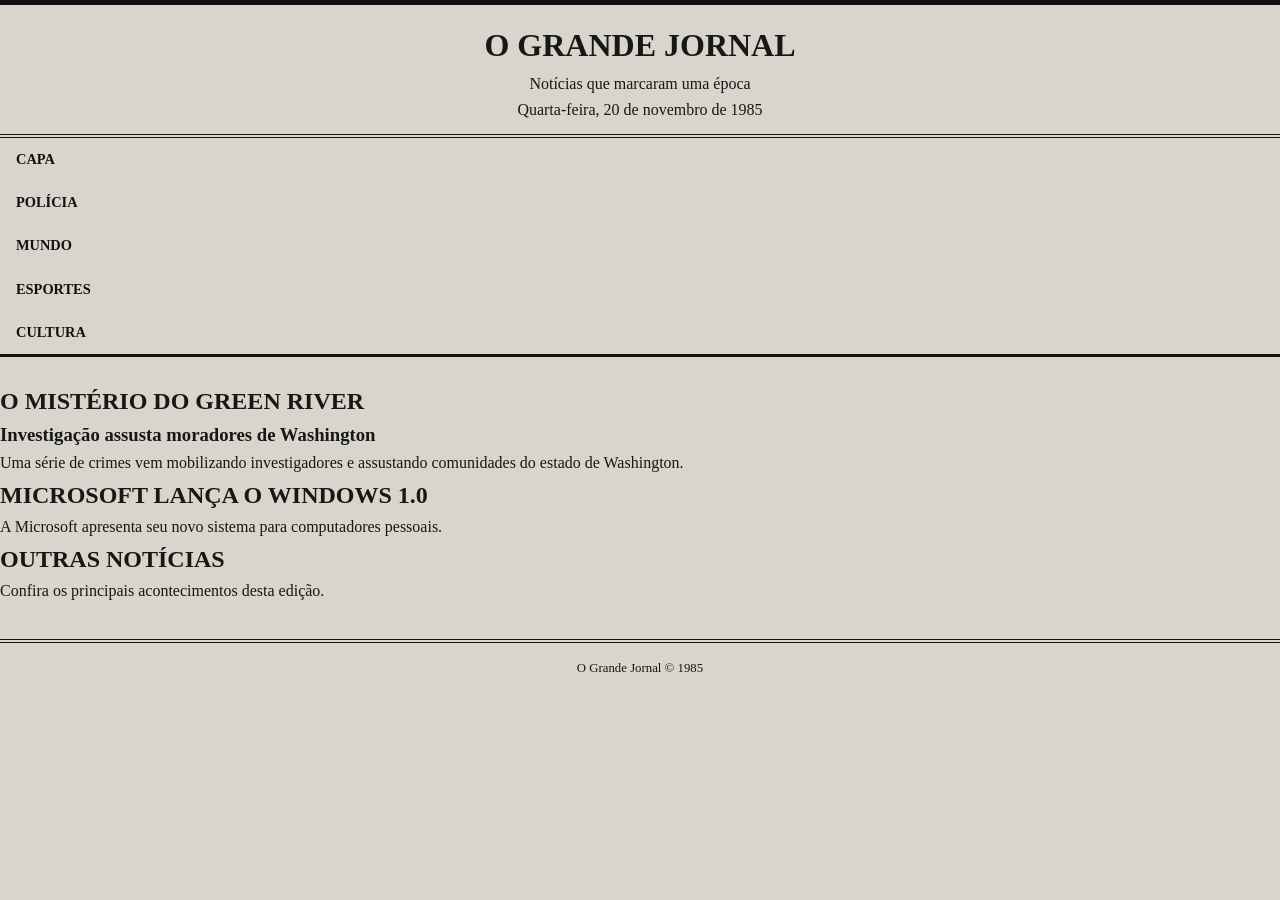
<file: index.html>
<!DOCTYPE html>
<html lang="pt-BR">

<head>
    <meta charset="UTF-8">
    <meta name="viewport" content="width=device-width, initial-scale=1.0">

    <title>O Grande Jornal</title>

    <link rel="stylesheet" href="style.css">
</head>

<body>

    <!-- CABEÇALHO DO JORNAL -->
    <header>

        <h1>O GRANDE JORNAL</h1>

        <p>Notícias que marcaram uma época</p>

        <p>Quarta-feira, 20 de novembro de 1985</p>

    </header>


    <!-- MENU -->
    <nav>

        <a href="index.html">Capa</a>
        <a href="policia.html">Polícia</a>
        <a href="mundo.html">Mundo</a>
        <a href="esportes.html">Esportes</a>
        <a href="cultura.html">Cultura</a>

    </nav>


    <!-- CONTEÚDO PRiNCIPAL -->
    <main>

        <!-- MANCHETE PRINCIPAL -->
        <section>

            <h2>O MISTÉRIO DO GREEN RIVER</h2>

            <h3>
                Investigação assusta moradores de Washington
            </h3>

            <p>
                Uma série de crimes vem mobilizando investigadores
                e assustando comunidades do estado de Washington.
            </p>

        </section>


        <!-- NOTÍCIAS SECUNDÁRIAS -->
        <section>

            <article>

                <h2>MICROSOFT LANÇA O WINDOWS 1.0</h2>

                <p>
                    A Microsoft apresenta seu novo sistema para
                    computadores pessoais.
                </p>

            </article>


            <article>

                <h2>OUTRAS NOTÍCIAS</h2>

                <p>
                    Confira os principais acontecimentos desta edição.
                </p>

            </article>

        </section>

    </main>


    <!-- RODAPÉ -->
    <footer>

        <p>
            O Grande Jornal © 1985
        </p>

    </footer>

</body>

</html>
</file>
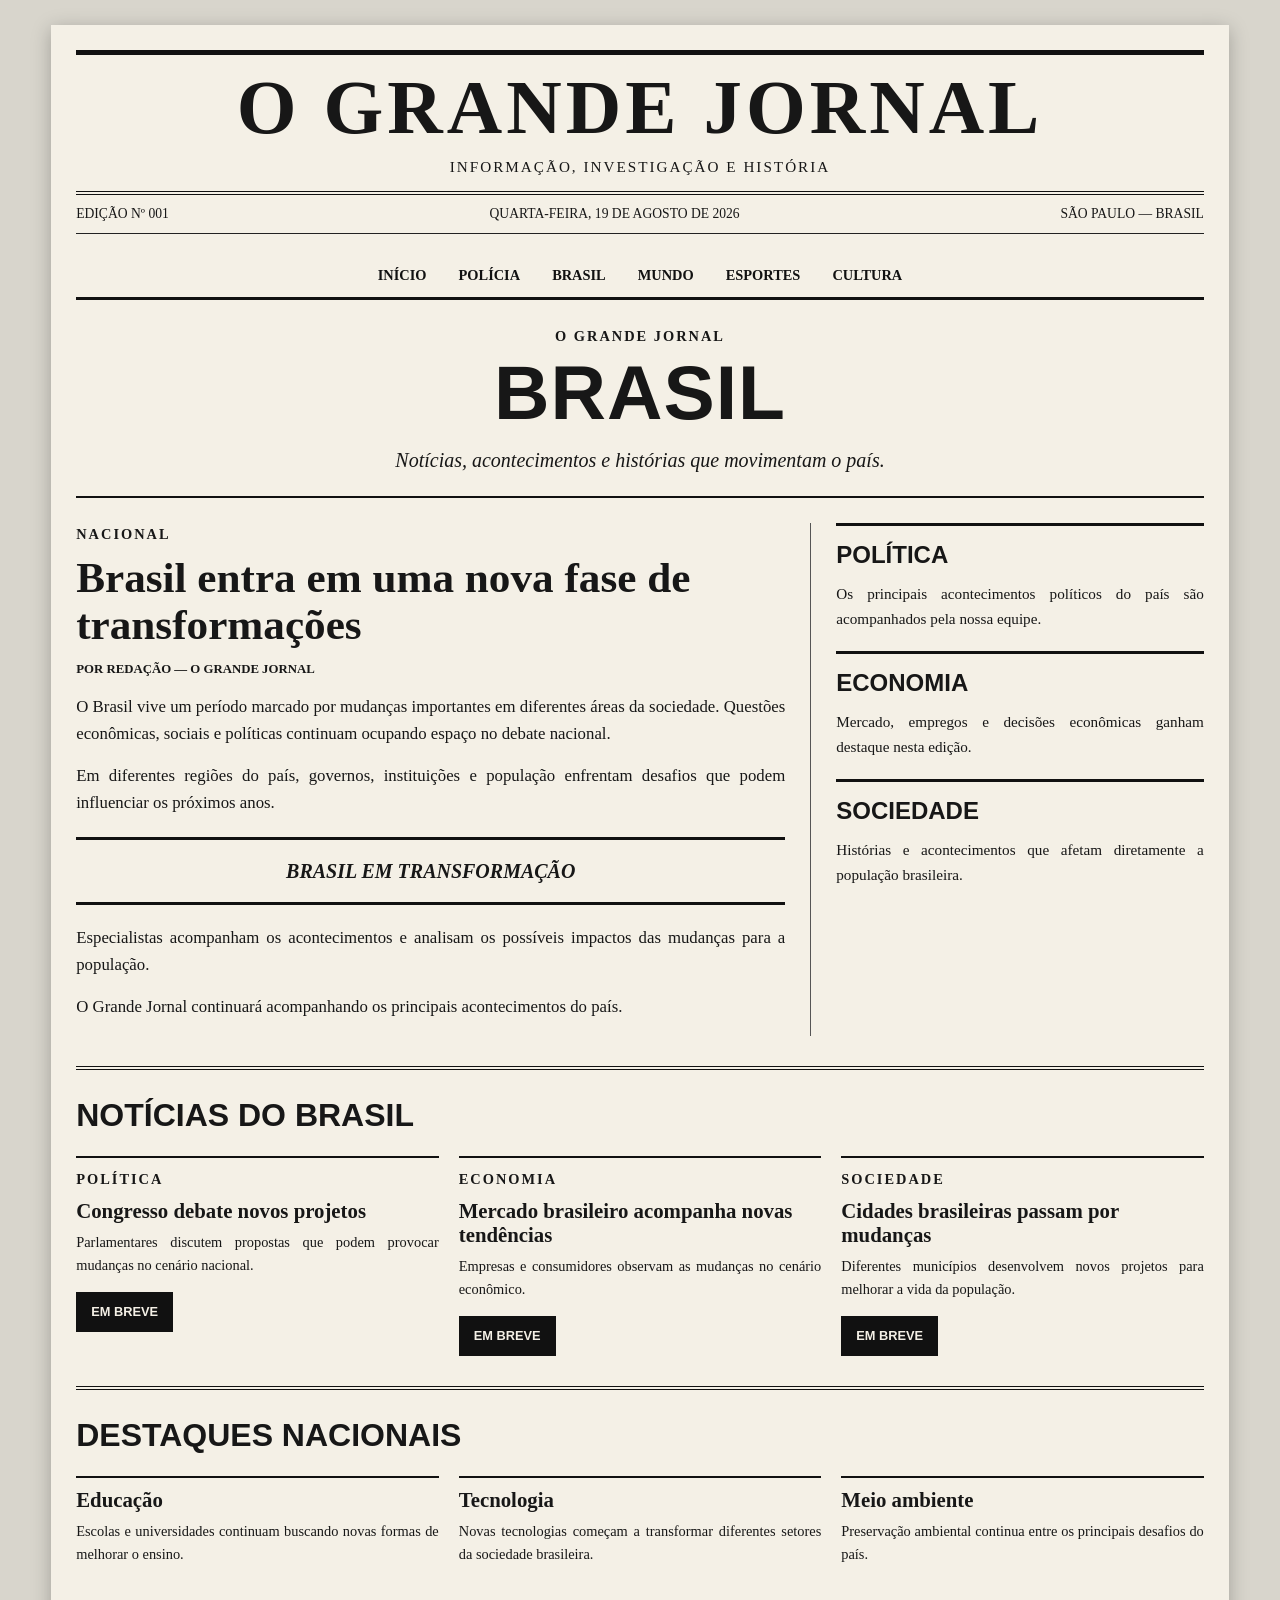
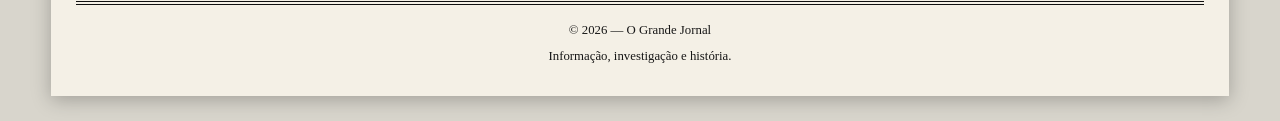
<file: brasil.html>
<!DOCTYPE html>
<html lang="pt-BR">

<head>
    <meta charset="UTF-8">
    <meta name="viewport" content="width=device-width, initial-scale=1.0">

    <title>Brasil — O Grande Jornal</title>

    <link rel="stylesheet" href="style.css">
</head>

<body>

<div class="jornal">

    <!-- CABEÇALHO -->

    <header>

        <div class="nome-jornal">
            O Grande Jornal
        </div>

        <div class="subtitulo">
            Informação, investigação e história
        </div>

    </header>


    <!-- EDIÇÃO -->

    <div class="edicao">

        <span>Edição Nº 001</span>

        <span>Quarta-feira, 19 de agosto de 2026</span>

        <span>São Paulo — Brasil</span>

    </div>


    <!-- MENU -->

    <nav>

        <ul>

            <li>
                <a href="index.html">Início</a>
            </li>

            <li>
                <a href="policia.html">Polícia</a>
            </li>

            <li>
                <a href="brasil.html">Brasil</a>
            </li>

            <li>
                <a href="mundo.html">Mundo</a>
            </li>

            <li>
                <a href="esportes.html">Esportes</a>
            </li>

            <li>
                <a href="cumtura.html">Cultura</a>
            </li>

        </ul>

    </nav>


    <!-- TÍTULO -->

    <section class="manchete">

        <div class="categoria">
            O Grande Jornal
        </div>

        <h1>
            Brasil
        </h1>

        <p class="linha-fina">
            Notícias, acontecimentos e histórias que movimentam
            o país.
        </p>

    </section>


    <!-- CONTEÚDO PRINCIPAL -->

    <main class="noticias">


        <!-- MATÉRIA PRINCIPAL -->

        <article class="materia-principal">

            <div class="categoria">
                Nacional
            </div>

            <h2>
                Brasil entra em uma nova fase de transformações
            </h2>

            <div class="autor">
                Por Redação — O Grande Jornal
            </div>

            <p>
                O Brasil vive um período marcado por mudanças
                importantes em diferentes áreas da sociedade.
                Questões econômicas, sociais e políticas continuam
                ocupando espaço no debate nacional.
            </p>

            <p>
                Em diferentes regiões do país, governos, instituições
                e população enfrentam desafios que podem influenciar
                os próximos anos.
            </p>

            <div class="destaque">
                BRASIL EM TRANSFORMAÇÃO
            </div>

            <p>
                Especialistas acompanham os acontecimentos e analisam
                os possíveis impactos das mudanças para a população.
            </p>

            <p>
                O Grande Jornal continuará acompanhando os principais
                acontecimentos do país.
            </p>

        </article>


        <!-- LATERAL -->

        <aside class="lateral">

            <section class="bloco">

                <h3>
                    Política
                </h3>

                <p>
                    Os principais acontecimentos políticos do país
                    são acompanhados pela nossa equipe.
                </p>

            </section>


            <section class="bloco">

                <h3>
                    Economia
                </h3>

                <p>
                    Mercado, empregos e decisões econômicas
                    ganham destaque nesta edição.
                </p>

            </section>


            <section class="bloco">

                <h3>
                    Sociedade
                </h3>

                <p>
                    Histórias e acontecimentos que afetam
                    diretamente a população brasileira.
                </p>

            </section>

        </aside>

    </main>


    <!-- OUTRAS NOTÍCIAS -->

    <section class="outras-noticias">

        <h2>
            Notícias do Brasil
        </h2>


        <div class="grid-noticias">


            <article class="card">

                <div class="categoria">
                    Política
                </div>

                <h3>
                    Congresso debate novos projetos
                </h3>

                <p>
                    Parlamentares discutem propostas que podem
                    provocar mudanças no cenário nacional.
                </p>

                <a href="#" class="botao">
                    Em breve
                </a>

            </article>


            <article class="card">

                <div class="categoria">
                    Economia
                </div>

                <h3>
                    Mercado brasileiro acompanha novas tendências
                </h3>

                <p>
                    Empresas e consumidores observam as mudanças
                    no cenário econômico.
                </p>

                <a href="#" class="botao">
                    Em breve
                </a>

            </article>


            <article class="card">

                <div class="categoria">
                    Sociedade
                </div>

                <h3>
                    Cidades brasileiras passam por mudanças
                </h3>

                <p>
                    Diferentes municípios desenvolvem novos projetos
                    para melhorar a vida da população.
                </p>

                <a href="#" class="botao">
                    Em breve
                </a>

            </article>

        </div>

    </section>


    <!-- DESTAQUES -->

    <section class="outras-noticias">

        <h2>
            Destaques nacionais
        </h2>


        <div class="grid-noticias">

            <article class="card">

                <h3>
                    Educação
                </h3>

                <p>
                    Escolas e universidades continuam buscando
                    novas formas de melhorar o ensino.
                </p>

            </article>


            <article class="card">

                <h3>
                    Tecnologia
                </h3>

                <p>
                    Novas tecnologias começam a transformar
                    diferentes setores da sociedade brasileira.
                </p>

            </article>


            <article class="card">

                <h3>
                    Meio ambiente
                </h3>

                <p>
                    Preservação ambiental continua entre os
                    principais desafios do país.
                </p>

            </article>

        </div>

    </section>


    <!-- RODAPÉ -->

    <footer>

        <p>
            © 2026 — O Grande Jornal
        </p>

        <p>
            Informação, investigação e história.
        </p>

    </footer>

</div>

</body>
</html>
</file>
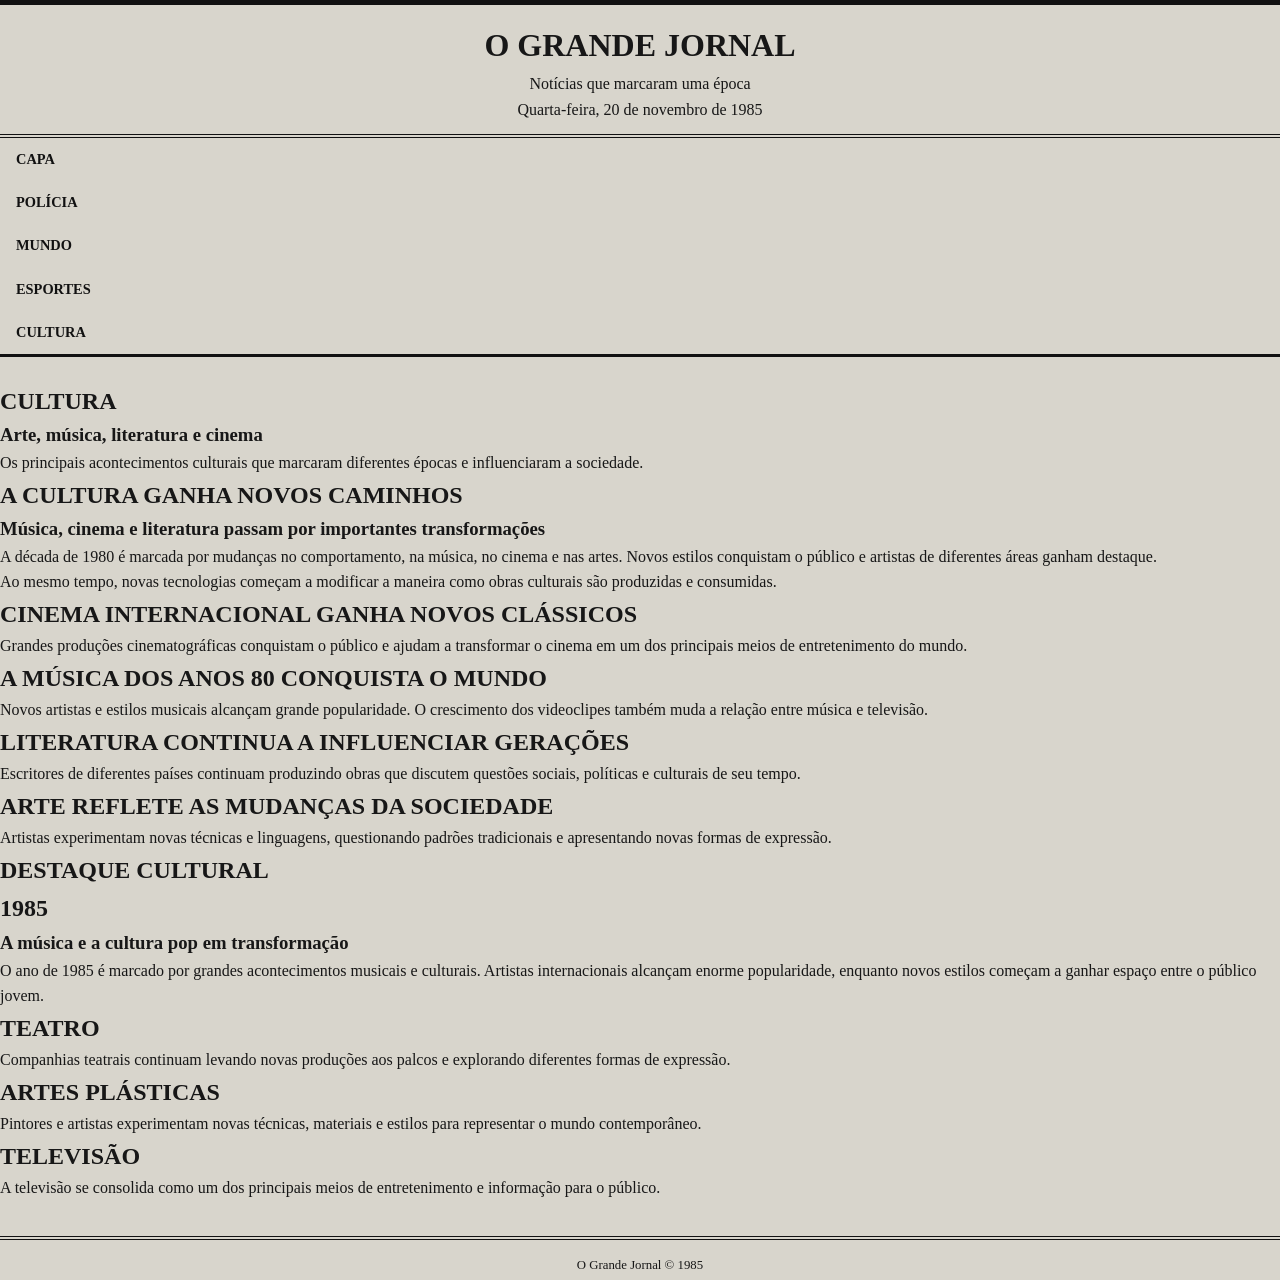
<file: cultura.html>
<!DOCTYPE html>
<html lang="pt-BR">

<head>
    <meta charset="UTF-8">
    <meta name="viewport" content="width=device-width, initial-scale=1.0">

    <title>O Grande Jornal - Cultura</title>

    <link rel="stylesheet" href="style.css">
</head>

<body>

    <!-- CABEÇALHO DO JORNAL -->
    <header>

        <h1>O GRANDE JORNAL</h1>

        <p>Notícias que marcaram uma época</p>

        <p>Quarta-feira, 20 de novembro de 1985</p>

    </header>


    <!-- MENU -->
    <nav>

        <a href="index.html">Capa</a>

        <a href="policia.html">Polícia</a>

        <a href="mundo.html">Mundo</a>

        <a href="esportes.html">Esportes</a>

        <a href="cultura.html">Cultura</a>

    </nav>


    <!-- CONTEÚDO PRINCIPAL -->
    <main>

        <!-- TÍTULO DA SEÇÃO -->
        <section>

            <h2>CULTURA</h2>

            <h3>
                Arte, música, literatura e cinema
            </h3>

            <p>
                Os principais acontecimentos culturais que marcaram
                diferentes épocas e influenciaram a sociedade.
            </p>

        </section>


        <!-- MANCHETE PRINCIPAL -->
        <section>

            <article>

                <h2>
                    A CULTURA GANHA NOVOS CAMINHOS
                </h2>

                <h3>
                    Música, cinema e literatura passam por importantes transformações
                </h3>

                <p>
                    A década de 1980 é marcada por mudanças no comportamento,
                    na música, no cinema e nas artes. Novos estilos conquistam
                    o público e artistas de diferentes áreas ganham destaque.
                </p>

                <p>
                    Ao mesmo tempo, novas tecnologias começam a modificar
                    a maneira como obras culturais são produzidas e
                    consumidas.
                </p>

            </article>

        </section>


        <!-- NOTÍCIAS CULTURAIS -->
        <section>

            <article>

                <h2>
                    CINEMA INTERNACIONAL GANHA NOVOS CLÁSSICOS
                </h2>

                <p>
                    Grandes produções cinematográficas conquistam o público
                    e ajudam a transformar o cinema em um dos principais
                    meios de entretenimento do mundo.
                </p>

            </article>


            <article>

                <h2>
                    A MÚSICA DOS ANOS 80 CONQUISTA O MUNDO
                </h2>

                <p>
                    Novos artistas e estilos musicais alcançam grande
                    popularidade. O crescimento dos videoclipes também
                    muda a relação entre música e televisão.
                </p>

            </article>


            <article>

                <h2>
                    LITERATURA CONTINUA A INFLUENCIAR GERAÇÕES
                </h2>

                <p>
                    Escritores de diferentes países continuam produzindo
                    obras que discutem questões sociais, políticas e
                    culturais de seu tempo.
                </p>

            </article>


            <article>

                <h2>
                    ARTE REFLETE AS MUDANÇAS DA SOCIEDADE
                </h2>

                <p>
                    Artistas experimentam novas técnicas e linguagens,
                    questionando padrões tradicionais e apresentando
                    novas formas de expressão.
                </p>

            </article>

        </section>


        <!-- DESTAQUE HISTÓRICO -->
        <section>

            <h2>
                DESTAQUE CULTURAL
            </h2>

            <article>

                <h2>
                    1985
                </h2>

                <h3>
                    A música e a cultura pop em transformação
                </h3>

                <p>
                    O ano de 1985 é marcado por grandes acontecimentos
                    musicais e culturais. Artistas internacionais alcançam
                    enorme popularidade, enquanto novos estilos começam
                    a ganhar espaço entre o público jovem.
                </p>

            </article>

        </section>


        <!-- OUTRAS NOTÍCIAS -->
        <section>

            <article>

                <h2>
                    TEATRO
                </h2>

                <p>
                    Companhias teatrais continuam levando novas produções
                    aos palcos e explorando diferentes formas de expressão.
                </p>

            </article>


            <article>

                <h2>
                    ARTES PLÁSTICAS
                </h2>

                <p>
                    Pintores e artistas experimentam novas técnicas,
                    materiais e estilos para representar o mundo
                    contemporâneo.
                </p>

            </article>


            <article>

                <h2>
                    TELEVISÃO
                </h2>

                <p>
                    A televisão se consolida como um dos principais meios
                    de entretenimento e informação para o público.
                </p>

            </article>

        </section>

    </main>


    <!-- RODAPÉ -->
    <footer>

        <p>
            O Grande Jornal © 1985
        </p>

    </footer>

</body>

</html>
</file>
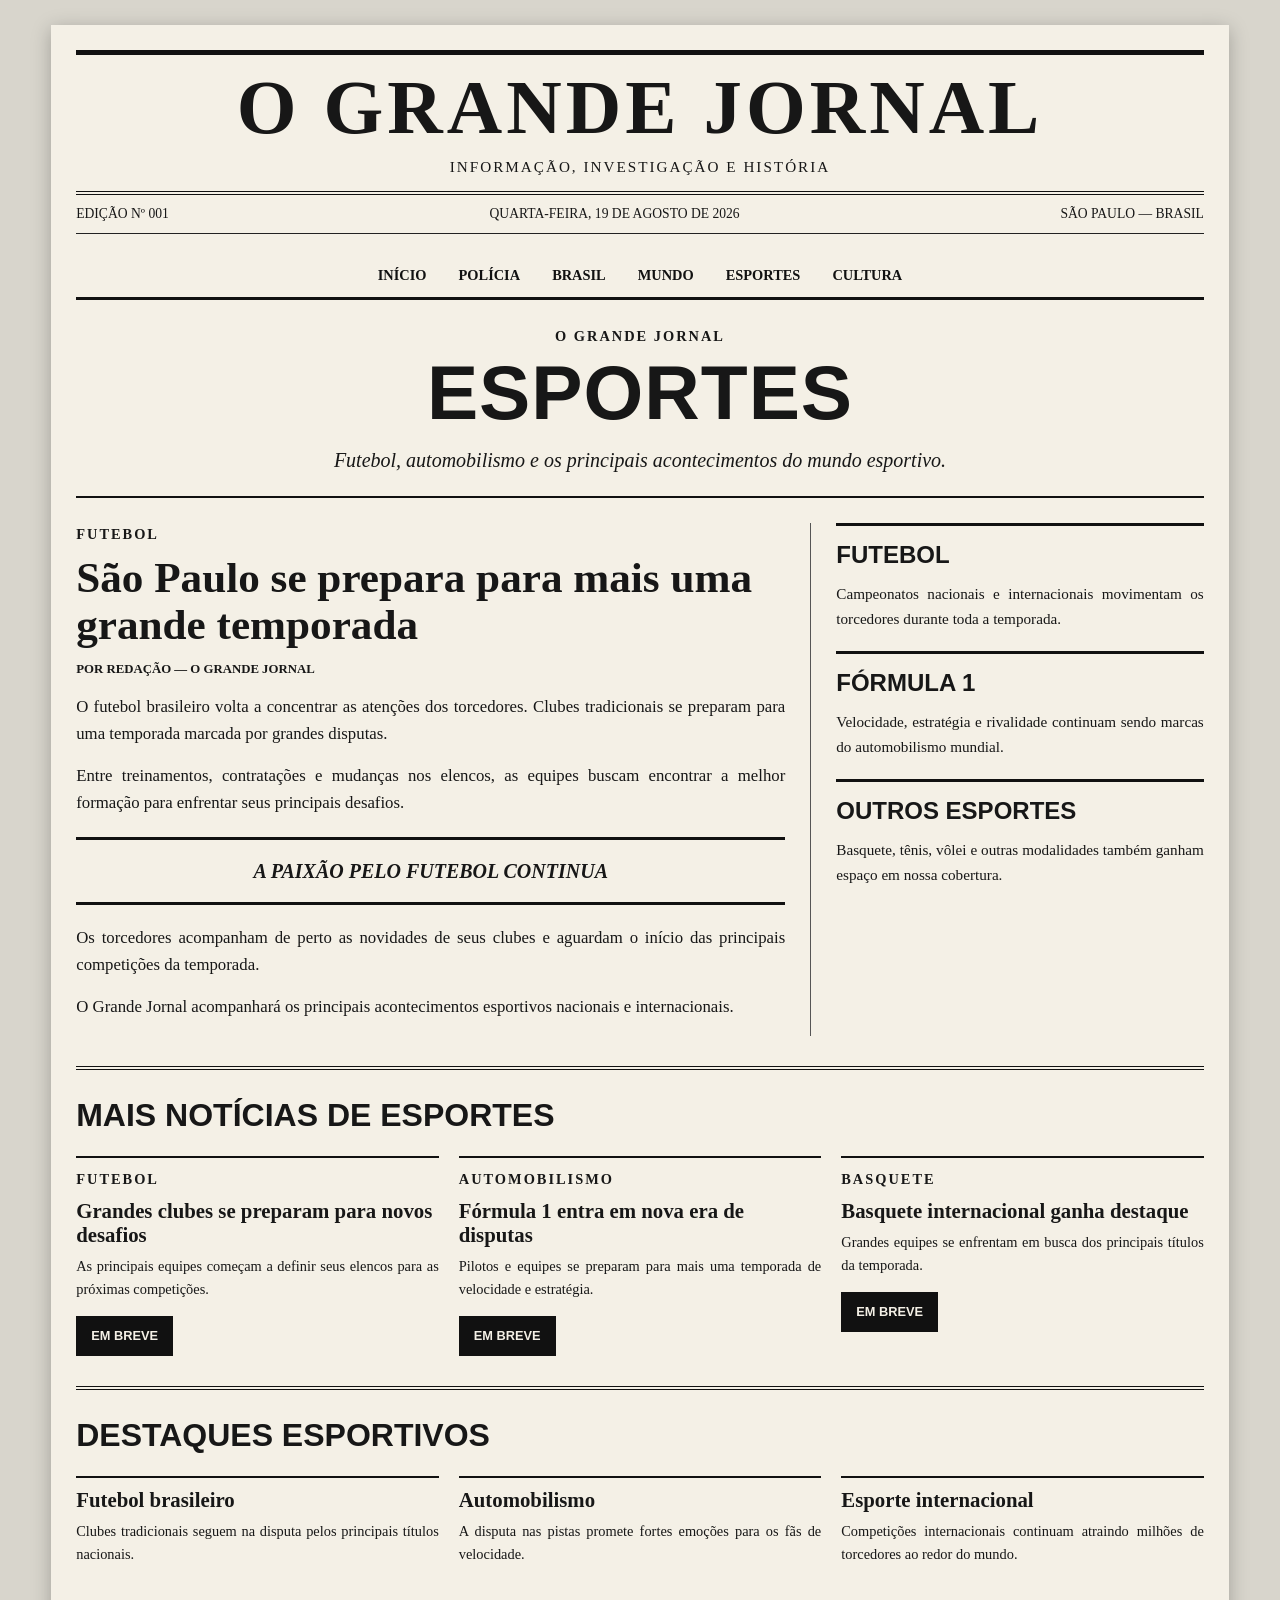
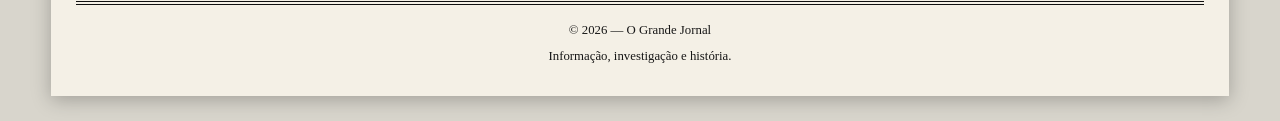
<file: esportes.html>
<!DOCTYPE html>
<html lang="pt-BR">

<head>
    <meta charset="UTF-8">
    <meta name="viewport" content="width=device-width, initial-scale=1.0">

    <title>Esportes — O Grande Jornal</title>

    <link rel="stylesheet" href="style.css">
</head>

<body>

<div class="jornal">

    <!-- CABEÇALHO -->

    <header>

        <div class="nome-jornal">
            O Grande Jornal
        </div>

        <div class="subtitulo">
            Informação, investigação e história
        </div>

    </header>


    <!-- EDIÇÃO -->

    <div class="edicao">

        <span>Edição Nº 001</span>

        <span>Quarta-feira, 19 de agosto de 2026</span>

        <span>São Paulo — Brasil</span>

    </div>


    <!-- MENU -->

    <nav>

        <ul>

            <li>
                <a href="index.html">Início</a>
            </li>

            <li>
                <a href="policia.html">Polícia</a>
            </li>

            <li>
                <a href="brasil.html">Brasil</a>
            </li>

            <li>
                <a href="mundo.html">Mundo</a>
            </li>

            <li>
                <a href="esportes.html">Esportes</a>
            </li>

            <li>
                <a href="cultura.html">Cultura</a>
            </li>

        </ul>

    </nav>


    <!-- TÍTULO -->

    <section class="manchete">

        <div class="categoria">
            O Grande Jornal
        </div>

        <h1>
            Esportes
        </h1>

        <p class="linha-fina">
            Futebol, automobilismo e os principais acontecimentos
            do mundo esportivo.
        </p>

    </section>


    <!-- CONTEÚDO PRINCIPAL -->

    <main class="noticias">


        <!-- MATÉRIA PRINCIPAL -->

        <article class="materia-principal">

            <div class="categoria">
                Futebol
            </div>

            <h2>
                São Paulo se prepara para mais uma grande temporada
            </h2>

            <div class="autor">
                Por Redação — O Grande Jornal
            </div>

            <p>
                O futebol brasileiro volta a concentrar as atenções
                dos torcedores. Clubes tradicionais se preparam para
                uma temporada marcada por grandes disputas.
            </p>

            <p>
                Entre treinamentos, contratações e mudanças nos elencos,
                as equipes buscam encontrar a melhor formação para
                enfrentar seus principais desafios.
            </p>

            <div class="destaque">
                A PAIXÃO PELO FUTEBOL CONTINUA
            </div>

            <p>
                Os torcedores acompanham de perto as novidades de seus
                clubes e aguardam o início das principais competições
                da temporada.
            </p>

            <p>
                O Grande Jornal acompanhará os principais acontecimentos
                esportivos nacionais e internacionais.
            </p>

        </article>


        <!-- LATERAL -->

        <aside class="lateral">

            <section class="bloco">

                <h3>
                    Futebol
                </h3>

                <p>
                    Campeonatos nacionais e internacionais movimentam
                    os torcedores durante toda a temporada.
                </p>

            </section>


            <section class="bloco">

                <h3>
                    Fórmula 1
                </h3>

                <p>
                    Velocidade, estratégia e rivalidade continuam
                    sendo marcas do automobilismo mundial.
                </p>

            </section>


            <section class="bloco">

                <h3>
                    Outros esportes
                </h3>

                <p>
                    Basquete, tênis, vôlei e outras modalidades também
                    ganham espaço em nossa cobertura.
                </p>

            </section>

        </aside>

    </main>


    <!-- OUTRAS NOTÍCIAS -->

    <section class="outras-noticias">

        <h2>
            Mais notícias de Esportes
        </h2>


        <div class="grid-noticias">


            <article class="card">

                <div class="categoria">
                    Futebol
                </div>

                <h3>
                    Grandes clubes se preparam para novos desafios
                </h3>

                <p>
                    As principais equipes começam a definir seus
                    elencos para as próximas competições.
                </p>

                <a href="#" class="botao">
                    Em breve
                </a>

            </article>


            <article class="card">

                <div class="categoria">
                    Automobilismo
                </div>

                <h3>
                    Fórmula 1 entra em nova era de disputas
                </h3>

                <p>
                    Pilotos e equipes se preparam para mais uma
                    temporada de velocidade e estratégia.
                </p>

                <a href="#" class="botao">
                    Em breve
                </a>

            </article>


            <article class="card">

                <div class="categoria">
                    Basquete
                </div>

                <h3>
                    Basquete internacional ganha destaque
                </h3>

                <p>
                    Grandes equipes se enfrentam em busca dos
                    principais títulos da temporada.
                </p>

                <a href="#" class="botao">
                    Em breve
                </a>

            </article>


        </div>

    </section>


    <!-- DESTAQUES -->

    <section class="outras-noticias">

        <h2>
            Destaques esportivos
        </h2>


        <div class="grid-noticias">


            <article class="card">

                <h3>
                    Futebol brasileiro
                </h3>

                <p>
                    Clubes tradicionais seguem na disputa pelos
                    principais títulos nacionais.
                </p>

            </article>


            <article class="card">

                <h3>
                    Automobilismo
                </h3>

                <p>
                    A disputa nas pistas promete fortes emoções
                    para os fãs de velocidade.
                </p>

            </article>


            <article class="card">

                <h3>
                    Esporte internacional
                </h3>

                <p>
                    Competições internacionais continuam atraindo
                    milhões de torcedores ao redor do mundo.
                </p>

            </article>


        </div>

    </section>


    <!-- RODAPÉ -->

    <footer>

        <p>
            © 2026 — O Grande Jornal
        </p>

        <p>
            Informação, investigação e história.
        </p>

    </footer>

</div>

</body>
</html>
</file>
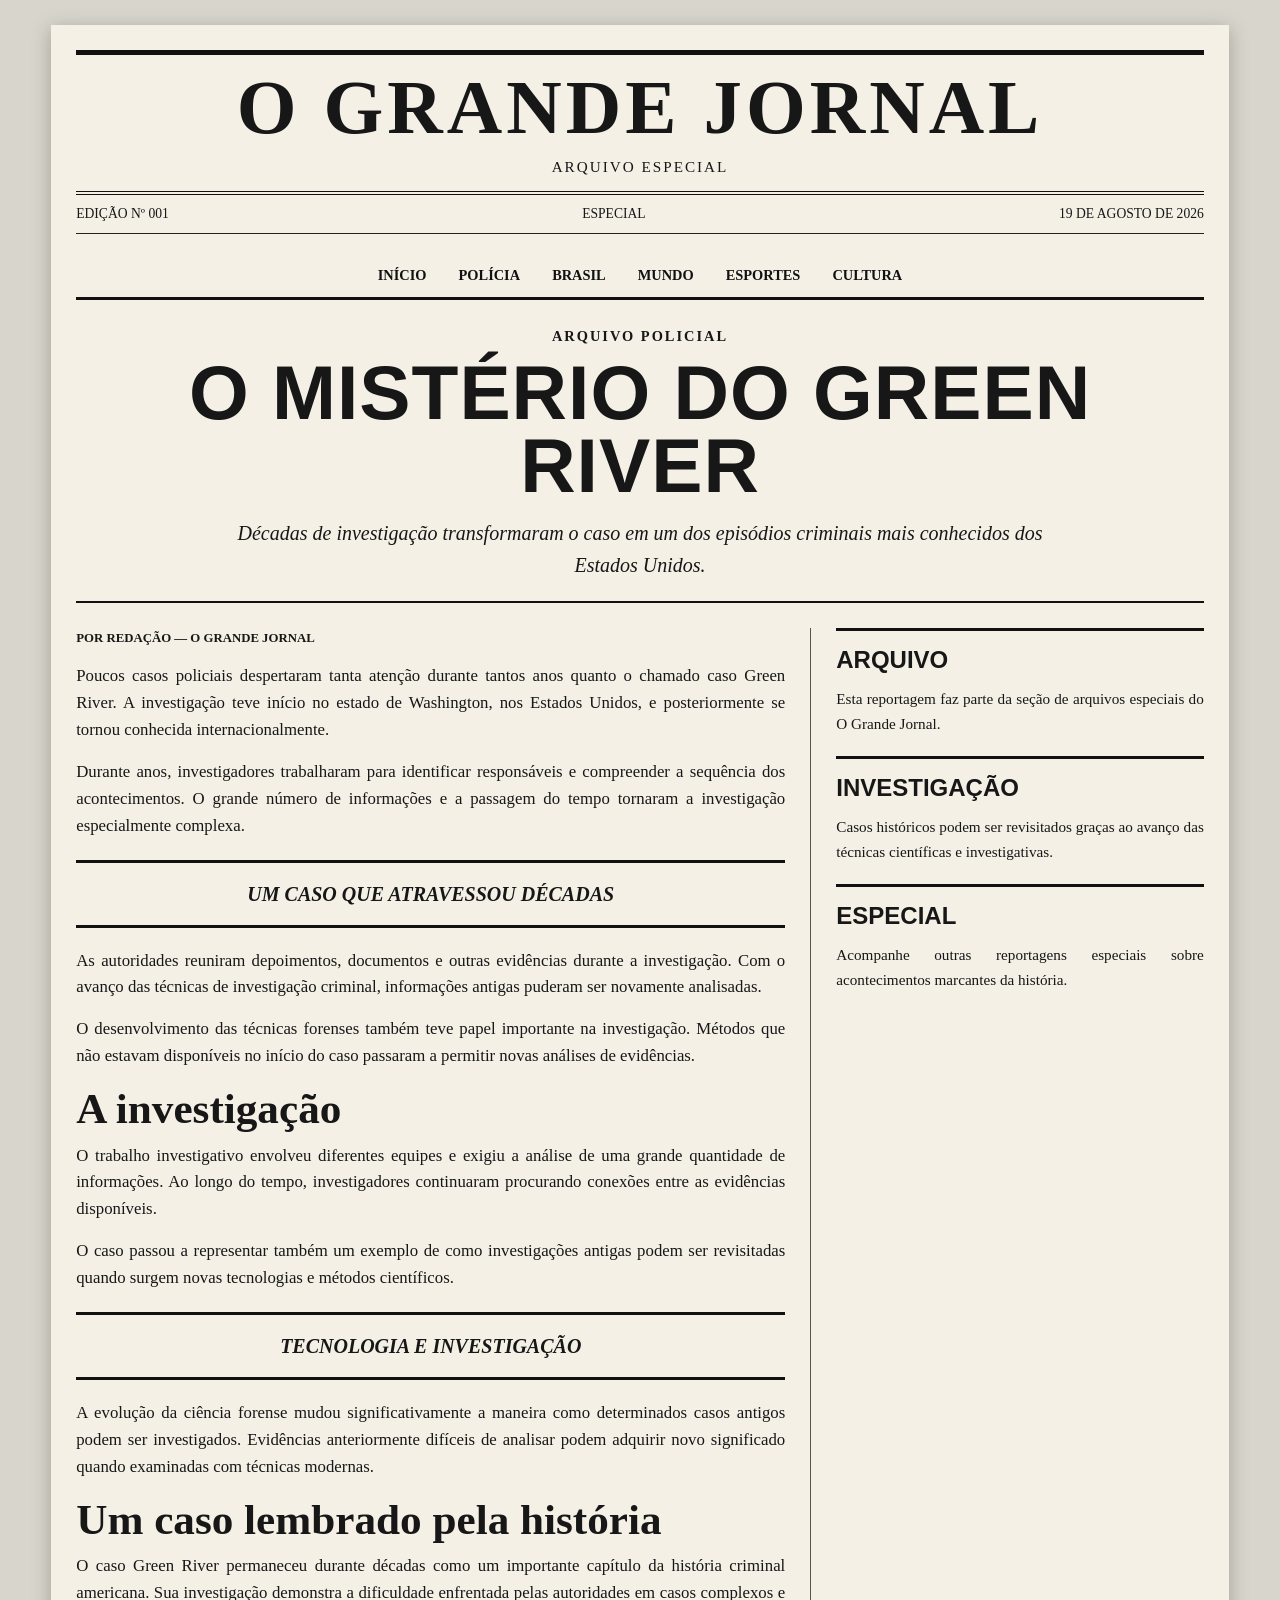
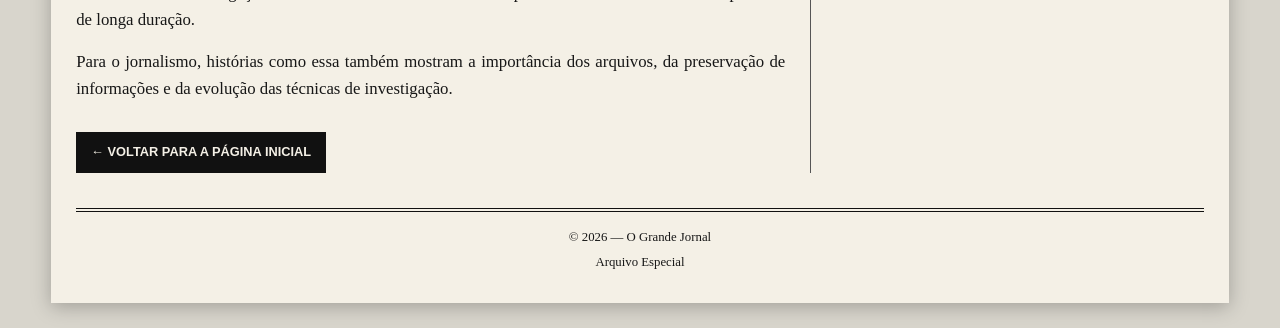
<file: green-river.html>
<!DOCTYPE html>
<html lang="pt-BR">

<head>
    <meta charset="UTF-8">
    <meta name="viewport" content="width=device-width, initial-scale=1.0">

    <title>O Mistério do Green River — O Grande Jornal</title>

    <link rel="stylesheet" href="style.css">
</head>

<body>

    <div class="jornal">

        <header>

            <div class="nome-jornal">
                O Grande Jornal
            </div>

            <div class="subtitulo">
                Arquivo Especial
            </div>

        </header>


        <div class="edicao">

            <span>
                Edição Nº 001
            </span>

            <span>
                Especial
            </span>

            <span>
                19 de agosto de 2026
            </span>

        </div>


        <nav>

            <ul>

                <li>
                    <a href="index.html">Início</a>
                </li>

                <li>
                    <a href="policia.html">Polícia</a>
                </li>

                <li>
                    <a href="brasil.html">Brasil</a>
                </li>

                <li>
                    <a href="mundo.html">Mundo</a>
                </li>

                <li>
                    <a href="esportes.html">Esportes</a>
                </li>

                <li>
                    <a href="cultura.html">Cultura</a>
                </li>

            </ul>

        </nav>


        <section class="manchete">

            <div class="categoria">
                Arquivo Policial
            </div>

            <h1>
                O Mistério do Green River
            </h1>

            <p class="linha-fina">
                Décadas de investigação transformaram o caso em
                um dos episódios criminais mais conhecidos dos Estados Unidos.
            </p>

        </section>


        <main class="noticias">

            <article class="materia-principal">

                <div class="autor">
                    Por Redação — O Grande Jornal
                </div>

                <p>
                    Poucos casos policiais despertaram tanta atenção
                    durante tantos anos quanto o chamado caso Green River.
                    A investigação teve início no estado de Washington,
                    nos Estados Unidos, e posteriormente se tornou conhecida
                    internacionalmente.
                </p>

                <p>
                    Durante anos, investigadores trabalharam para identificar
                    responsáveis e compreender a sequência dos acontecimentos.
                    O grande número de informações e a passagem do tempo
                    tornaram a investigação especialmente complexa.
                </p>

                <div class="destaque">
                    UM CASO QUE ATRAVESSOU DÉCADAS
                </div>

                <p>
                    As autoridades reuniram depoimentos, documentos e outras
                    evidências durante a investigação. Com o avanço das
                    técnicas de investigação criminal, informações antigas
                    puderam ser novamente analisadas.
                </p>

                <p>
                    O desenvolvimento das técnicas forenses também teve
                    papel importante na investigação. Métodos que não estavam
                    disponíveis no início do caso passaram a permitir novas
                    análises de evidências.
                </p>

                <h2>
                    A investigação
                </h2>

                <p>
                    O trabalho investigativo envolveu diferentes equipes
                    e exigiu a análise de uma grande quantidade de informações.
                    Ao longo do tempo, investigadores continuaram procurando
                    conexões entre as evidências disponíveis.
                </p>

                <p>
                    O caso passou a representar também um exemplo de como
                    investigações antigas podem ser revisitadas quando surgem
                    novas tecnologias e métodos científicos.
                </p>

                <div class="destaque">
                    TECNOLOGIA E INVESTIGAÇÃO
                </div>

                <p>
                    A evolução da ciência forense mudou significativamente
                    a maneira como determinados casos antigos podem ser
                    investigados. Evidências anteriormente difíceis de analisar
                    podem adquirir novo significado quando examinadas com
                    técnicas modernas.
                </p>

                <h2>
                    Um caso lembrado pela história
                </h2>

                <p>
                    O caso Green River permaneceu durante décadas como um
                    importante capítulo da história criminal americana.
                    Sua investigação demonstra a dificuldade enfrentada
                    pelas autoridades em casos complexos e de longa duração.
                </p>

                <p>
                    Para o jornalismo, histórias como essa também mostram
                    a importância dos arquivos, da preservação de informações
                    e da evolução das técnicas de investigação.
                </p>

                <a href="index.html" class="botao">
                    ← Voltar para a página inicial
                </a>

            </article>


            <aside class="lateral">

                <section class="bloco">

                    <h3>
                        Arquivo
                    </h3>

                    <p>
                        Esta reportagem faz parte da seção de
                        arquivos especiais do O Grande Jornal.
                    </p>

                </section>


                <section class="bloco">

                    <h3>
                        Investigação
                    </h3>

                    <p>
                        Casos históricos podem ser revisitados graças
                        ao avanço das técnicas científicas e investigativas.
                    </p>

                </section>


                <section class="bloco">

                    <h3>
                        Especial
                    </h3>

                    <p>
                        Acompanhe outras reportagens especiais
                        sobre acontecimentos marcantes da história.
                    </p>

                </section>

            </aside>

        </main>


        <footer>

            <p>
                © 2026 — O Grande Jornal
            </p>

            <p>
                Arquivo Especial
            </p>

        </footer>

    </div>

</body>

</html>
</file>
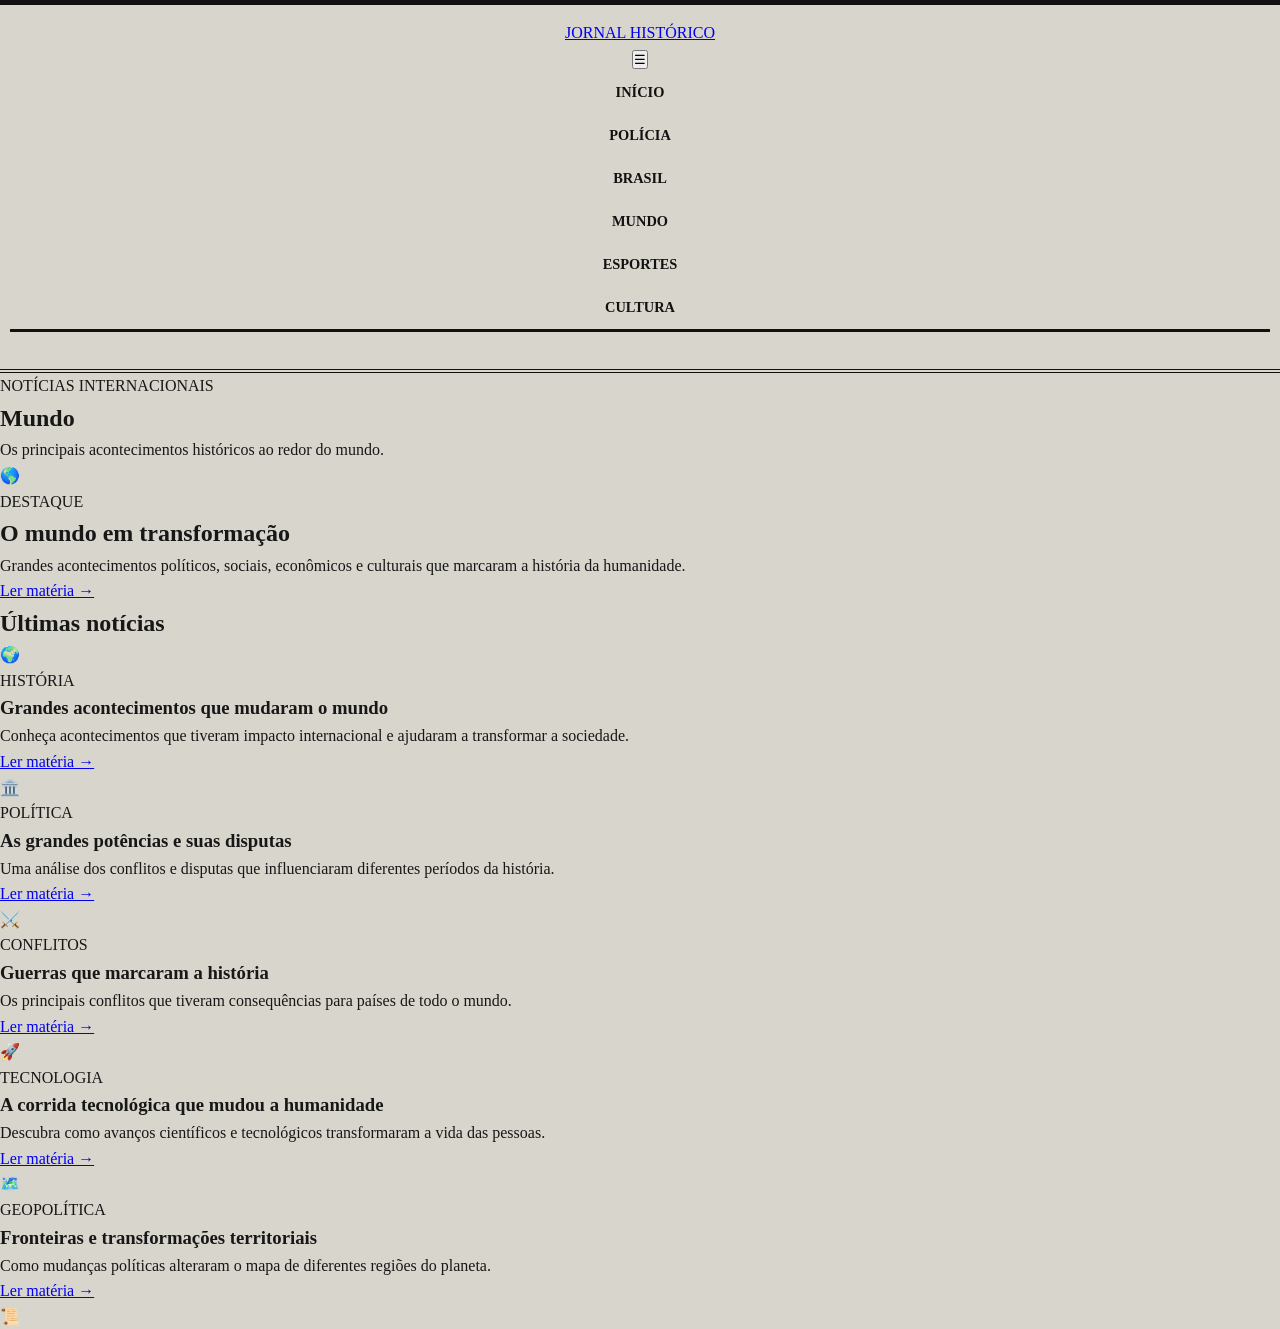
<file: mundo.html>
<!DOCTYPE html>
<html lang="pt-BR">
<head>
    <meta charset="UTF-8">
    <meta name="viewport" content="width=device-width, initial-scale=1.0">

    <title>Mundo | Jornal Histórico</title>

    <link rel="stylesheet" href="style.css">
</head>

<body>

    <!-- CABEÇALHO -->
    <header class="site-header">

        <div class="header-container">

            <div class="logo">
                <a href="index.html">JORNAL HISTÓRICO</a>
            </div>

            <button class="menu-button" onclick="toggleMenu()">
                ☰
            </button>

            <nav id="menu">
                <a href="index.html">Início</a>
                <a href="policia.html">Polícia</a> 
                <a href="brasil.html">Brasil</a>
                <a href="mundo.html" class="active">Mundo</a>
                <a href="esportes.html">Esportes</a>
                <a href="cultura.html">Cultura</a>
            </nav>

        </div>

    </header>


    <!-- TÍTULO DA PÁGINA -->
    <main>

        <section class="page-title">
            <div class="container">
                <span class="section-label">NOTÍCIAS INTERNACIONAIS</span>
                <h1>Mundo</h1>
                <p>
                    Os principais acontecimentos históricos ao redor do mundo.
                </p>
            </div>
        </section>


        <!-- DESTAQUE PRINCIPAL -->
        <section class="featured-news">

            <div class="container">

                <article class="main-news">

                    <div class="news-image">
                        <div class="image-placeholder">
                            🌎
                        </div>
                    </div>

                    <div class="news-content">

                        <span class="category">
                            DESTAQUE
                        </span>

                        <h2>
                            O mundo em transformação
                        </h2>

                        <p>
                            Grandes acontecimentos políticos, sociais,
                            econômicos e culturais que marcaram a história
                            da humanidade.
                        </p>

                        <a href="#" class="read-more">
                            Ler matéria →
                        </a>

                    </div>

                </article>

            </div>

        </section>


        <!-- NOTÍCIAS -->
        <section class="news-section">

            <div class="container">

                <div class="section-heading">
                    <h2>Últimas notícias</h2>
                    <div class="line"></div>
                </div>


                <div class="news-grid">

                    <!-- NOTÍCIA 1 -->
                    <article class="news-card">

                        <div class="card-image">
                            🌍
                        </div>

                        <div class="card-content">

                            <span class="category">
                                HISTÓRIA
                            </span>

                            <h3>
                                Grandes acontecimentos que mudaram o mundo
                            </h3>

                            <p>
                                Conheça acontecimentos que tiveram impacto
                                internacional e ajudaram a transformar a
                                sociedade.
                            </p>

                            <a href="#" class="read-more">
                                Ler matéria →
                            </a>

                        </div>

                    </article>


                    <!-- NOTÍCIA 2 -->
                    <article class="news-card">

                        <div class="card-image">
                            🏛️
                        </div>

                        <div class="card-content">

                            <span class="category">
                                POLÍTICA
                            </span>

                            <h3>
                                As grandes potências e suas disputas
                            </h3>

                            <p>
                                Uma análise dos conflitos e disputas que
                                influenciaram diferentes períodos da história.
                            </p>

                            <a href="#" class="read-more">
                                Ler matéria →
                            </a>

                        </div>

                    </article>


                    <!-- NOTÍCIA 3 -->
                    <article class="news-card">

                        <div class="card-image">
                            ⚔️
                        </div>

                        <div class="card-content">

                            <span class="category">
                                CONFLITOS
                            </span>

                            <h3>
                                Guerras que marcaram a história
                            </h3>

                            <p>
                                Os principais conflitos que tiveram
                                consequências para países de todo o mundo.
                            </p>

                            <a href="#" class="read-more">
                                Ler matéria →
                            </a>

                        </div>

                    </article>


                    <!-- NOTÍCIA 4 -->
                    <article class="news-card">

                        <div class="card-image">
                            🚀
                        </div>

                        <div class="card-content">

                            <span class="category">
                                TECNOLOGIA
                            </span>

                            <h3>
                                A corrida tecnológica que mudou a humanidade
                            </h3>

                            <p>
                                Descubra como avanços científicos e tecnológicos
                                transformaram a vida das pessoas.
                            </p>

                            <a href="#" class="read-more">
                                Ler matéria →
                            </a>

                        </div>

                    </article>


                    <!-- NOTÍCIA 5 -->
                    <article class="news-card">

                        <div class="card-image">
                            🗺️
                        </div>

                        <div class="card-content">

                            <span class="category">
                                GEOPOLÍTICA
                            </span>

                            <h3>
                                Fronteiras e transformações territoriais
                            </h3>

                            <p>
                                Como mudanças políticas alteraram o mapa
                                de diferentes regiões do planeta.
                            </p>

                            <a href="#" class="read-more">
                                Ler matéria →
                            </a>

                        </div>

                    </article>


                    <!-- NOTÍCIA 6 -->
                    <article class="news-card">

                        <div class="card-image">
                            📜
                        </div>

                        <div class="card-content">

                            <span class="category">
</file>
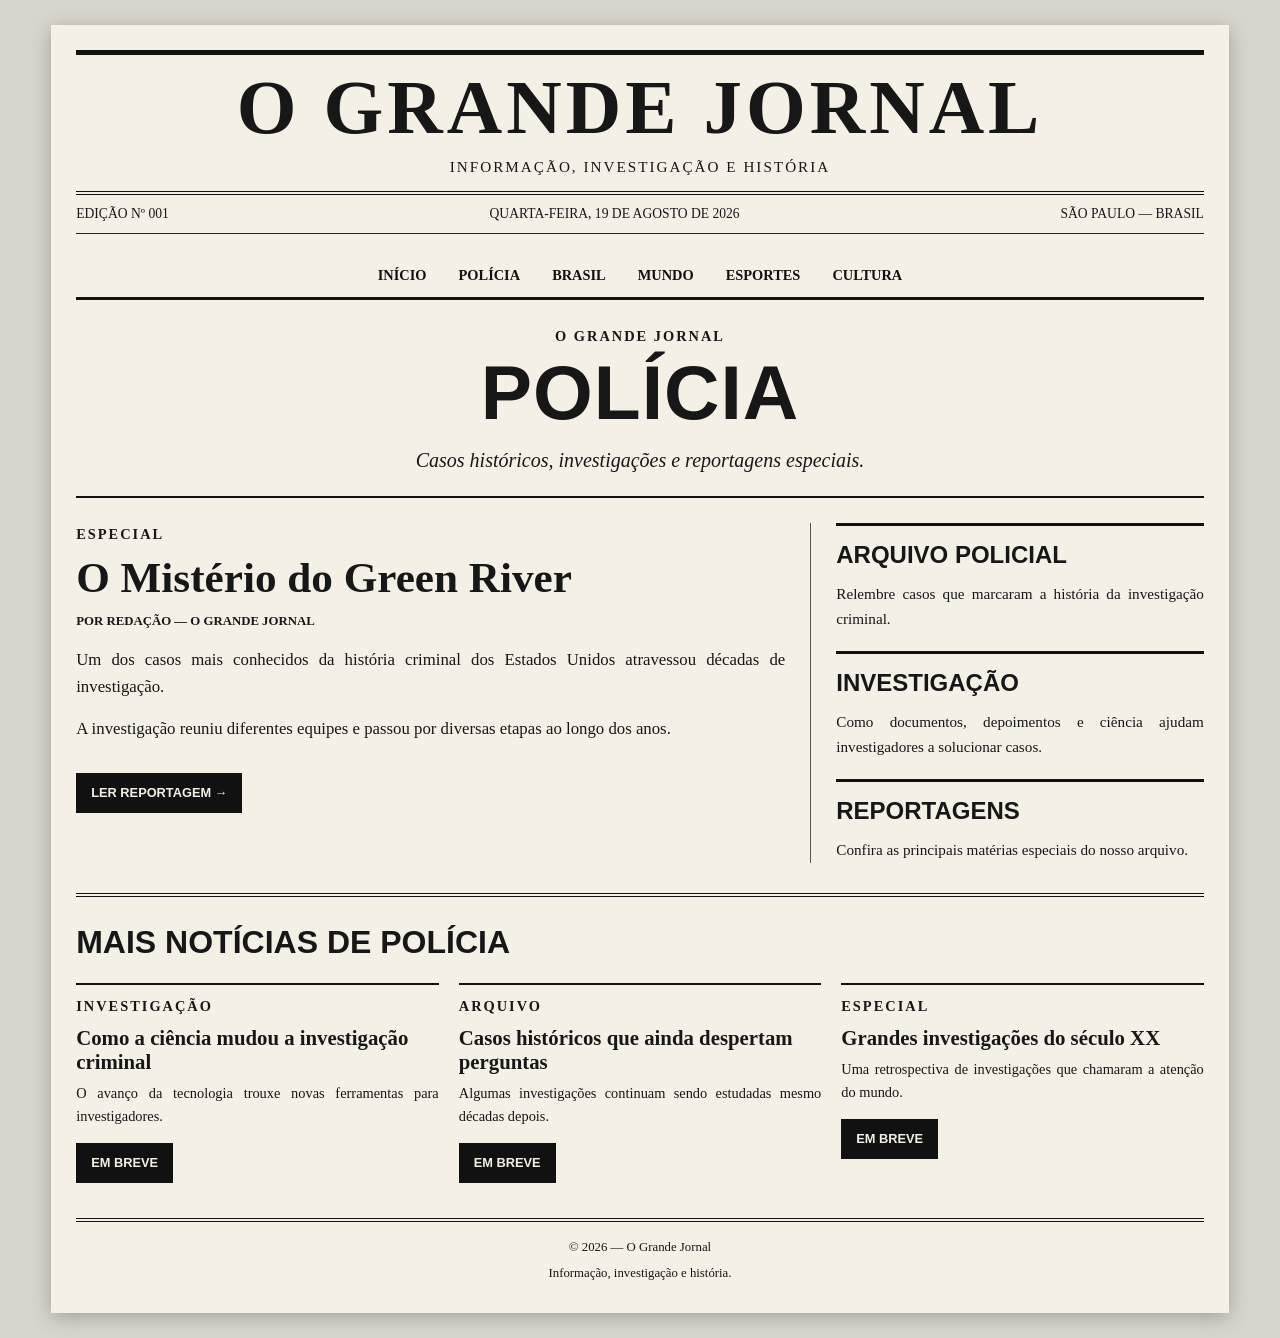
<file: policia.html>
<!DOCTYPE html>
<html lang="pt-BR">

<head>
    <meta charset="UTF-8">
    <meta name="viewport" content="width=device-width, initial-scale=1.0">

    <title>Polícia — O Grande Jornal</title>

    <link rel="stylesheet" href="style.css">
</head>

<body>

<div class="jornal">

    <!-- CABEÇALHO -->

    <header>

        <div class="nome-jornal">
            O Grande Jornal
        </div>

        <div class="subtitulo">
            Informação, investigação e história
        </div>

    </header>


    <!-- EDIÇÃO -->

    <div class="edicao">

        <span>Edição Nº 001</span>

        <span>Quarta-feira, 19 de agosto de 2026</span>

        <span>São Paulo — Brasil</span>

    </div>


    <!-- MENU -->

    <nav>

        <ul>

            <li>
                <a href="index.html">Início</a>
            </li>

            <li>
                <a href="policia.html">Polícia</a>
            </li>

            <li>
                <a href="brasil.html">Brasil</a>
            </li>

            <li>
                <a href="mundo.html">Mundo</a>
            </li>

            <li>
                <a href="espirtes.html">Esportes</a>
            </li>

            <li>
                <a href="cultura.html">Cultura</a>
            </li>

        </ul>

    </nav>


    <!-- TÍTULO DA SEÇÃO -->

    <section class="manchete">

        <div class="categoria">
            O Grande Jornal
        </div>

        <h1>
            Polícia
        </h1>

        <p class="linha-fina">
            Casos históricos, investigações e reportagens especiais.
        </p>

    </section>


    <!-- NOTÍCIAS -->

    <main class="noticias">


        <!-- MATÉRIA PRINCIPAL -->

        <article class="materia-principal">

            <div class="categoria">
                Especial
            </div>

            <h2>
                O Mistério do Green River
            </h2>

            <div class="autor">
                Por Redação — O Grande Jornal
            </div>

            <p>
                Um dos casos mais conhecidos da história criminal dos
                Estados Unidos atravessou décadas de investigação.
            </p>

            <p>
                A investigação reuniu diferentes equipes e passou por
                diversas etapas ao longo dos anos.
            </p>

            <a href="green-river.html" class="botao">
                Ler reportagem →
            </a>

        </article>


        <!-- LATERAL -->

        <aside class="lateral">

            <section class="bloco">

                <h3>
                    Arquivo policial
                </h3>

                <p>
                    Relembre casos que marcaram a história da investigação
                    criminal.
                </p>

            </section>


            <section class="bloco">

                <h3>
                    Investigação
                </h3>

                <p>
                    Como documentos, depoimentos e ciência ajudam
                    investigadores a solucionar casos.
                </p>

            </section>


            <section class="bloco">

                <h3>
                    Reportagens
                </h3>

                <p>
                    Confira as principais matérias especiais
                    do nosso arquivo.
                </p>

            </section>

        </aside>

    </main>


    <!-- OUTRAS MATÉRIAS -->

    <section class="outras-noticias">

        <h2>
            Mais notícias de Polícia
        </h2>


        <div class="grid-noticias">


            <article class="card">

                <div class="categoria">
                    Investigação
                </div>

                <h3>
                    Como a ciência mudou a investigação criminal
                </h3>

                <p>
                    O avanço da tecnologia trouxe novas ferramentas
                    para investigadores.
                </p>

                <a href="#" class="botao">
                    Em breve
                </a>

            </article>


            <article class="card">

                <div class="categoria">
                    Arquivo
                </div>

                <h3>
                    Casos históricos que ainda despertam perguntas
                </h3>

                <p>
                    Algumas investigações continuam sendo estudadas
                    mesmo décadas depois.
                </p>

                <a href="#" class="botao">
                    Em breve
                </a>

            </article>


            <article class="card">

                <div class="categoria">
                    Especial
                </div>

                <h3>
                    Grandes investigações do século XX
                </h3>

                <p>
                    Uma retrospectiva de investigações que chamaram
                    a atenção do mundo.
                </p>

                <a href="#" class="botao">
                    Em breve
                </a>

            </article>


        </div>

    </section>


    <!-- RODAPÉ -->

    <footer>

        <p>
            © 2026 — O Grande Jornal
        </p>

        <p>
            Informação, investigação e história.
        </p>

    </footer>

</div>

</body>
</html>
</file>
<file: style.css>
/* =========================================================
   O GRANDE JORNAL
   CSS RESPONSIVO — PC, TABLET E CELULAR
   ========================================================= */

/* ---------- RESET ---------- */

* {
    margin: 0;
    padding: 0;
    box-sizing: border-box;
}

html {
    scroll-behavior: smooth;
}

body {
    background-color: #d8d5cc;
    color: #171717;
    font-family: Georgia, "Times New Roman", serif;
    line-height: 1.6;
}

/* ---------- CONTAINER PRINCIPAL ---------- */

.jornal {
    width: 92%;
    max-width: 1200px;
    margin: 25px auto;
    background-color: #f4f0e6;
    padding: 25px;
    box-shadow: 0 4px 18px rgba(0, 0, 0, 0.25);
}

/* ---------- CABEÇALHO ---------- */

header {
    text-align: center;
    border-top: 5px solid #111;
    border-bottom: 4px double #111;
    padding: 15px 10px 12px;
}

.nome-jornal {
    font-size: clamp(2.2rem, 6vw, 5rem);
    font-weight: 900;
    letter-spacing: 4px;
    line-height: 1;
    text-transform: uppercase;
}

.subtitulo {
    margin-top: 8px;
    font-size: 0.95rem;
    letter-spacing: 2px;
    text-transform: uppercase;
}

/* ---------- INFORMAÇÕES DA EDIÇÃO ---------- */

.edicao {
    display: flex;
    justify-content: space-between;
    align-items: center;
    gap: 10px;
    border-bottom: 1px solid #222;
    padding: 8px 0;
    margin-bottom: 20px;
    font-size: 0.85rem;
    text-transform: uppercase;
}

/* ---------- MENU ---------- */

nav {
    border-bottom: 3px solid #111;
    margin-bottom: 25px;
}

nav ul {
    list-style: none;
    display: flex;
    justify-content: center;
    flex-wrap: wrap;
}

nav li {
    margin: 0;
}

nav a {
    display: block;
    padding: 10px 16px;
    color: #111;
    text-decoration: none;
    font-weight: bold;
    text-transform: uppercase;
    font-size: 0.9rem;
}

nav a:hover {
    background-color: #111;
    color: #f4f0e6;
}

/* ---------- MANCHETE ---------- */

.manchete {
    text-align: center;
    border-bottom: 2px solid #111;
    padding-bottom: 20px;
    margin-bottom: 25px;
}

.categoria {
    font-size: 0.9rem;
    font-weight: bold;
    letter-spacing: 2px;
    text-transform: uppercase;
    margin-bottom: 8px;
}

.manchete h1 {
    font-family: Impact, Haettenschweiler, "Arial Narrow Bold", sans-serif;
    font-size: clamp(2.2rem, 6vw, 5rem);
    line-height: 0.95;
    text-transform: uppercase;
    letter-spacing: 1px;
}

.linha-fina {
    max-width: 850px;
    margin: 15px auto 0;
    font-size: clamp(1rem, 2vw, 1.25rem);
    font-style: italic;
}

/* ---------- LAYOUT DAS NOTÍCIAS ---------- */

.noticias {
    display: grid;
    grid-template-columns: 2fr 1fr;
    gap: 25px;
}

/* ---------- MATÉRIA PRINCIPAL ---------- */

.materia-principal {
    border-right: 1px solid #555;
    padding-right: 25px;
}

.materia-principal h2 {
    font-family: Georgia, "Times New Roman", serif;
    font-size: clamp(1.7rem, 4vw, 2.7rem);
    line-height: 1.1;
    margin-bottom: 10px;
}

.autor {
    font-size: 0.8rem;
    font-weight: bold;
    text-transform: uppercase;
    margin-bottom: 15px;
}

.materia-principal p {
    font-size: 1.05rem;
    text-align: justify;
    margin-bottom: 15px;
}

/* ---------- DESTAQUE / CITAÇÃO ---------- */

.destaque {
    border-top: 3px solid #111;
    border-bottom: 3px solid #111;
    margin: 20px 0;
    padding: 15px 5px;
    text-align: center;
    font-size: 1.25rem;
    font-weight: bold;
    font-style: italic;
}

/* ---------- IMAGENS ---------- */

.imagem-materia {
    width: 100%;
    margin: 15px 0;
    display: block;
    filter: grayscale(100%);
}

.legenda {
    font-size: 0.75rem;
    font-style: italic;
    border-bottom: 1px solid #555;
    padding-bottom: 8px;
    margin-bottom: 15px;
}

/* ---------- COLUNA LATERAL ---------- */

.lateral {
    display: flex;
    flex-direction: column;
    gap: 20px;
}

.bloco {
    border-top: 3px solid #111;
    padding-top: 10px;
}

.bloco h3 {
    font-family: Impact, Haettenschweiler, "Arial Narrow Bold", sans-serif;
    font-size: 1.5rem;
    text-transform: uppercase;
    margin-bottom: 8px;
}

.bloco p {
    font-size: 0.95rem;
    text-align: justify;
}

.bloco a {
    color: #111;
    font-weight: bold;
}

/* ---------- BOTÃO ---------- */

.botao {
    display: inline-block;
    margin-top: 15px;
    padding: 10px 15px;
    background-color: #111;
    color: #f4f0e6;
    text-decoration: none;
    font-weight: bold;
    text-transform: uppercase;
    font-family: Arial, sans-serif;
    font-size: 0.8rem;
    transition: 0.2s;
}

.botao:hover {
    background-color: #444;
}

/* ---------- OUTRAS NOTÍCIAS ---------- */

.outras-noticias {
    margin-top: 30px;
    padding-top: 20px;
    border-top: 4px double #111;
}

.outras-noticias h2 {
    font-family: Impact, Haettenschweiler, "Arial Narrow Bold", sans-serif;
    text-transform: uppercase;
    font-size: 2rem;
    margin-bottom: 15px;
}

.grid-noticias {
    display: grid;
    grid-template-columns: repeat(3, 1fr);
    gap: 20px;
}

.card {
    border-top: 2px solid #111;
    padding-top: 10px;
}

.card h3 {
    font-size: 1.3rem;
    line-height: 1.15;
    margin-bottom: 8px;
}

.card p {
    font-size: 0.9rem;
    text-align: justify;
}

/* ---------- RODAPÉ ---------- */

footer {
    border-top: 4px double #111;
    margin-top: 35px;
    padding-top: 15px;
    text-align: center;
    font-size: 0.8rem;
}

footer p {
    margin-bottom: 5px;
}

/* =========================================================
   TABLET
   ========================================================= */

@media (max-width: 900px) {

    .jornal {
        width: 95%;
        padding: 20px;
        margin: 15px auto;
    }

    .noticias {
        grid-template-columns: 1.5fr 1fr;
        gap: 20px;
    }

    .materia-principal {
        padding-right: 20px;
    }

    .grid-noticias {
        grid-template-columns: repeat(2, 1fr);
    }

    nav a {
        padding: 9px 11px;
        font-size: 0.8rem;
    }
}

/* =========================================================
   CELULAR
   ========================================================= */

@media (max-width: 650px) {

    body {
        background-color: #f4f0e6;
    }

    .jornal {
        width: 100%;
        margin: 0;
        padding: 15px;
        box-shadow: none;
    }

    /* Cabeçalho */

    header {
        padding: 12px 5px;
    }

    .nome-jornal {
        font-size: clamp(2rem, 12vw, 3.5rem);
        letter-spacing: 2px;
    }

    .subtitulo {
        font-size: 0.7rem;
        letter-spacing: 1px;
    }

    /* Edição */

    .edicao {
        flex-direction: column;
        text-align: center;
        gap: 3px;
        font-size: 0.7rem;
    }

    /* Menu */

    nav {
        margin-bottom: 18px;
    }

    nav ul {
        display: grid;
        grid-template-columns: repeat(2, 1fr);
    }

    nav a {
        text-align: center;
        border-bottom: 1px solid #777;
        padding: 9px 5px;
        font-size: 0.72rem;
    }

    /* Manchete */

    .manchete {
        padding-bottom: 15px;
        margin-bottom: 18px;
    }

    .categoria {
        font-size: 0.7rem;
        letter-spacing: 1px;
    }

    .manchete h1 {
        font-size: clamp(2rem, 12vw, 3.5rem);
    }

    .linha-fina {
        font-size: 0.95rem;
        line-height: 1.4;
    }

    /* Notícias */

    .noticias {
        display: block;
    }

    .materia-principal {
        border-right: none;
        padding-right: 0;
    }

    .materia-principal h2 {
        font-size: 1.8rem;
    }

    .materia-principal p {
        font-size: 0.98rem;
        line-height: 1.55;
    }

    /* Lateral */

    .lateral {
        margin-top: 25px;
    }

    .bloco h3 {
        font-size: 1.3rem;
    }

    .bloco p {
        font-size: 0.9rem;
    }

    /* Outras notícias */

    .grid-noticias {
        grid-template-columns: 1fr;
    }

    .card h3 {
        font-size: 1.2rem;
    }

    /* Botão */

    .botao {
        width: 100%;
        text-align: center;
        padding: 12px;
    }

    /* Rodapé */

    footer {
        margin-top: 25px;
        font-size: 0.7rem;
    }
}

/* =========================================================
   CELULARES MUITO PEQUENOS
   ========================================================= */

@media (max-width: 380px) {

    .jornal {
        padding: 10px;
    }

    .nome-jornal {
        font-size: 2rem;
    }

    nav ul {
        grid-template-columns: 1fr 1fr;
    }

    nav a {
        font-size: 0.65rem;
    }

    .manchete h1 {
        font-size: 2rem;
    }

    .materia-principal h2 {
        font-size: 1.5rem;
    }
}
</file>
